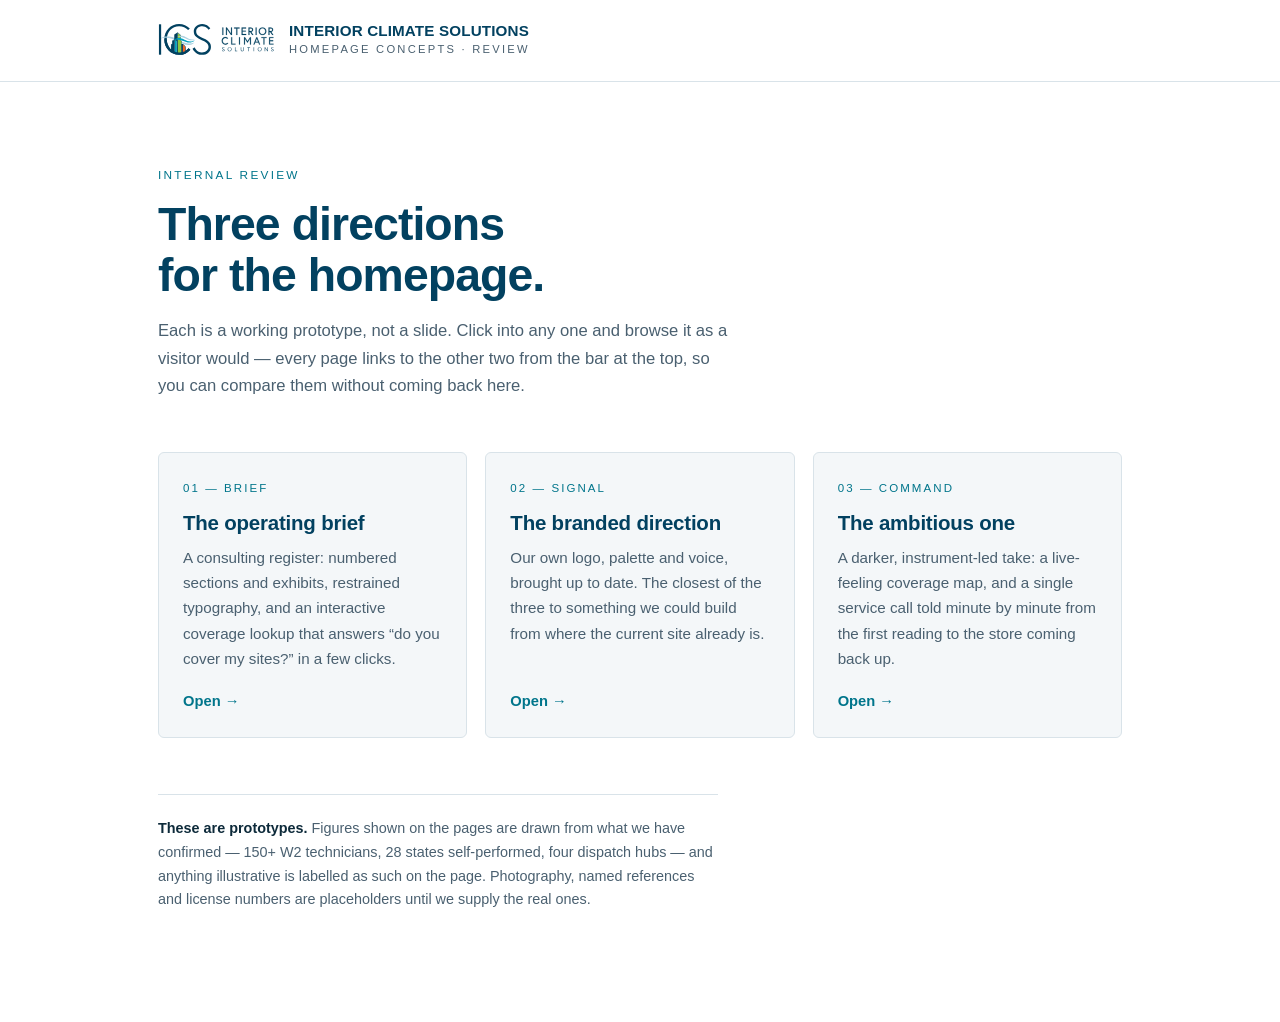
<file: concepts/index.html>
<!doctype html>
<html lang="en">
<head>
<meta charset="utf-8">
<meta name="viewport" content="width=device-width, initial-scale=1">
<title>ICS homepage concepts — three directions</title>
<meta name="robots" content="noindex, nofollow">
<style>
:root{
  --bg:#ffffff; --paper:#f4f7f9; --ink:#0d2a3a; --muted:#4a6070;
  --navy:#024160; --teal:#00758b; --rule:#d9e3e9; --orange:#ED4A16;
  color-scheme: light;
}
@media (prefers-color-scheme: dark){
  :root{ --bg:#08151d; --paper:#0d2230; --ink:#dfeaf1; --muted:#93aebc;
    --navy:#dfeaf1; --teal:#5fd2e6; --rule:#1c3849; color-scheme: dark; }
}
*,*::before,*::after{box-sizing:border-box}
body{margin:0;background:var(--bg);color:var(--ink);
  font:400 16.5px/1.65 -apple-system,"Segoe UI",Roboto,Helvetica,Arial,sans-serif;
  -webkit-font-smoothing:antialiased}
.wrap{max-width:1060px;margin:0 auto;padding:0 clamp(20px,5vw,48px)}
header{border-bottom:1px solid var(--rule);padding:22px 0}
header .wrap{display:flex;align-items:center;gap:14px}
header svg{height:34px;width:auto;display:block}
header b{font-weight:700;font-size:.95rem;letter-spacing:.01em;color:var(--navy);display:block;line-height:1.2}
header span{display:block;font-size:.7rem;letter-spacing:.2em;text-transform:uppercase;color:var(--muted)}
main{padding:clamp(44px,7vw,84px) 0 clamp(60px,8vw,96px)}
.eyebrow{font-size:.74rem;letter-spacing:.19em;text-transform:uppercase;color:var(--teal);margin:0 0 14px}
h1{font-size:clamp(1.9rem,4vw,2.9rem);line-height:1.1;margin:0 0 16px;color:var(--navy);
  letter-spacing:-.02em;text-wrap:balance;max-width:20ch}
.lede{color:var(--muted);max-width:62ch;margin:0 0 clamp(34px,5vw,52px);font-size:1.04rem}
.grid{display:grid;gap:18px}
@media (min-width:860px){ .grid{grid-template-columns:repeat(3,1fr)} }
.card{display:flex;flex-direction:column;border:1px solid var(--rule);border-radius:6px;
  background:var(--paper);padding:26px 24px 24px;text-decoration:none;color:inherit;
  transition:border-color .18s ease, transform .18s ease}
.card:hover{border-color:var(--teal);transform:translateY(-2px)}
.card:focus-visible{outline:3px solid var(--teal);outline-offset:3px}
@media (prefers-reduced-motion: reduce){ .card{transition:none} .card:hover{transform:none} }
.card .n{font-size:.72rem;letter-spacing:.18em;text-transform:uppercase;color:var(--teal);margin-bottom:12px}
.card h2{font-size:1.28rem;line-height:1.25;margin:0 0 10px;color:var(--navy);letter-spacing:-.01em}
.card p{margin:0;color:var(--muted);font-size:.95rem;flex:1}
.card .go{margin-top:18px;font-weight:600;font-size:.92rem;color:var(--teal)}
.card .go::after{content:" →"}
.note{margin-top:clamp(38px,5vw,56px);padding-top:22px;border-top:1px solid var(--rule);
  color:var(--muted);font-size:.9rem;max-width:70ch}
.note b{color:var(--ink)}
@media (prefers-color-scheme: dark){
  header svg path[fill="#024160"],header svg polygon[fill="#024160"]{fill:#dfeaf1}
}
</style>
</head>
<body>
<header>
  <div class="wrap">
    <svg role="img" aria-label="Interior Climate Solutions" xmlns="http://www.w3.org/2000/svg" xmlns:xlink="http://www.w3.org/1999/xlink" x="0px" y="0px" viewBox="0 0 334.5 97.2" xml:space="preserve"> <path fill="#024160" d="M60.4,91.1c-24.2,0-42.4-19.1-42.4-44.3S36.3,2.5,60.4,2.5c11.9,0,22.7,4.7,30.5,13.1l0.2,0.2l-4.9,4.5 l-0.2-0.2C79.7,13,70.6,9.2,60.4,9.2c-10,0-19.1,3.9-25.5,11c-6.3,6.9-9.8,16.4-9.8,26.6c0,10.3,3.5,19.7,9.8,26.6 c6.5,7.1,15.5,11,25.5,11c10.7,0,20.5-4.5,27-12.2l0.2-0.2l4.7,4.7l-0.2,0.2C84.4,86,72.9,91.1,60.4,91.1z"></path> <path fill="#024160" d="M125.5,91.1c-18.7,0-26.6-17.4-26.7-17.6l-0.1-0.2l6.2-3.7L105,70c0.1,0.1,5.7,14.5,20.5,14.5 c11.1,0,18.9-6.7,18.9-16.3c0-10.6-9.7-14.9-19.1-19l0,0c-5.1-2.2-11.6-5.4-16.2-9.7c-4.6-4.4-6.8-9.4-6.8-15.5 c0-10.4,8.4-21.4,24-21.4c15.2,0,23.3,12.3,23.4,12.4l0.1,0.2l-5.3,4.1l-0.1-0.2c-0.1-0.1-6.2-9.7-17.9-9.7 c-10.2,0-17.3,6.1-17.3,14.7c0,10,8.6,14.5,21.7,20.2c14.6,6.4,20.5,13.3,20.5,24C151.2,81.5,140.4,91.1,125.5,91.1z"></path> <path fill="#ADD1E0" d="M8.3,44c0,0,7.7-7.8,27.7-4.5c22.1,3.6,40.9,27.9,68.5,16.2c0,0-4.7,5.8-14,7c-19.9,2.4-42.2-14-51.6-17.4 C25.1,40.4,13.6,42.5,8.3,44z"></path> <g> <path fill="#024160" d="M46.4,48.5L46.6,33l10.1-6.2L57.1,88c0,0-2.6,0.5-4.1-0.1l0-37L46.4,48.5z"></path> <path fill="#00A1BF" d="M53.6,88c0,0-0.9,0.3-2.7-0.2c-2.3-0.5-3.8-1.2-3.8-1.2L48,47.9l5.3,3.5L53.6,88z"></path> <path fill="#8DC640" d="M57.1,88l-0.3-59.7l8.1,7.5l-0.1,14.3l2.6,2l-0.2,34C67.1,86.1,62.6,88.8,57.1,88z"></path> <polygon fill="#024160" points="38.1,78.8 37.1,78.8 37.1,61 40.3,59.6 40.3,51 48,46.7 53.8,50.5 53.3,51.3 48,47.8 41.3,51.6 41.3,60.2 38.1,61.7 "></polygon> <path fill="#024160" d="M47.6,86.8L48,47.3l-7.2,4.1V60l-3.2,1.4l-0.4,17.4C37.2,78.9,39.8,84.7,47.6,86.8z"></path> <polygon fill="#024160" points="68,86.4 67,86.4 67,52 64.7,50.4 64.7,35.6 56.1,27.6 56.7,26.9 65.7,35.2 65.7,49.8 68,51.4 "></polygon> <g> <polygon fill="#024160" points="70.8,84.1 71,62.3 77.1,67.9 77.2,80.2 78.3,80.8 78,67.4 71,60.7 67.6,60.6 67.8,85.2 "></polygon> <path fill="#024160" d="M67.3,85.9l-0.2-25.8l4.2,0.1l7.3,7l0.3,14.4l-2.1-1.1l-0.1-12.4l-5.1-4.7l-0.3,21L67.3,85.9z"></path> </g> <path fill="#F26323" d="M71.1,84.1l0.1-22.3l6.4,6l0.2,14.1C77.9,81.9,74.5,83.7,71.1,84.1z"></path> </g> <path fill="#024160" d="M25.1,46.8c0,10.3,3.5,19.7,9.8,26.6c6.5,7.1,15.5,11,25.5,11c10.7,0,20.5-4.5,27-12.2l0.2-0.2l4.7,4.7 l-0.2,0.2c-7.8,9-19.3,14.2-31.7,14.2c-24.2,0-42.4-19.1-42.4-44.3"></path> <path fill="#00A1BF" d="M43.4,50.1c-0.6,0.4,5.9-7.4,18.1-7.3c12.1,0.2,24.8,16.9,43.4,6.4c0,0-2.4,6-15.3,6.5 C76.5,56.2,57.9,40.6,43.4,50.1z"></path> <path fill="#ADD1E0" d="M55.1,40.8c-0.5,0.2,3.1-5.1,12.9-4c15,1.7,20.8,14.6,37,9.3c0,0-2.6,3.8-13.1,2.9 C81.3,48.1,67.9,35.8,55.1,40.8z"></path> <path fill="#024160" d="M9,90.6H2.7V3.7H9V90.6z"></path> <g> <g> <path fill="#024160" stroke="#024160" stroke-width="0.5" stroke-miterlimit="10" d="M184.1,13.1h2.6v21h-2.6V13.1z"></path> <path fill="#024160" stroke="#024160" stroke-width="0.5" stroke-miterlimit="10" d="M197,13.1l11.8,16.8V13.1h2.6v21h-2.7 l-11.8-16.8v16.8h-2.6v-21H197z"></path> <path fill="#024160" stroke="#024160" stroke-width="0.5" stroke-miterlimit="10" d="M224,15.5h-6.3v-2.4h15.3v2.4h-6.3v18.6H224 V15.5z"></path> <path fill="#024160" stroke="#024160" stroke-width="0.5" stroke-miterlimit="10" d="M241.8,22.2h9.3v2.4h-9.3v7.2H252v2.4h-12.9 v-21h12.7v2.4h-10.1V22.2z"></path> <path fill="#024160" stroke="#024160" stroke-width="0.5" stroke-miterlimit="10" d="M258.8,13.1h5.7c4.4,0,7.4,2.5,7.4,6.2 c0,5-4.8,5.9-5.4,6l6.1,8.8h-3.2l-6-8.6h-2v8.6h-2.6V13.1z M269.2,19.3c0-2.3-1.6-3.8-4.6-3.8h-3.2v7.6h3.2 C267.6,23.2,269.2,21.7,269.2,19.3z"></path> <path fill="#024160" stroke="#024160" stroke-width="0.5" stroke-miterlimit="10" d="M279.2,13.1h2.6v21h-2.6V13.1z"></path> <path fill="#024160" stroke="#024160" stroke-width="0.5" stroke-miterlimit="10" d="M309.7,23.6c0,6.1-4.5,10.9-10.9,10.9 s-10.9-4.8-10.9-10.9c0-6.1,4.5-10.9,10.9-10.9S309.7,17.6,309.7,23.6z M306.9,23.6c0-4.5-3.2-8.5-8.1-8.5s-8.1,4-8.1,8.5 s3.2,8.5,8.1,8.5S306.9,28.1,306.9,23.6z"></path> <path fill="#024160" stroke="#024160" stroke-width="0.5" stroke-miterlimit="10" d="M316,13.1h5.7c4.4,0,7.4,2.5,7.4,6.2 c0,5-4.8,5.9-5.4,6l6.1,8.8h-3.2l-6-8.6h-2v8.6H316V13.1z M326.5,19.3c0-2.3-1.6-3.8-4.6-3.8h-3.2v7.6h3.2 C324.9,23.2,326.5,21.7,326.5,19.3z"></path> </g> <g> <path fill="#024160" stroke="#024160" stroke-width="0.5" stroke-miterlimit="10" d="M198.4,45.1c0,0-1.9-2.5-5.8-2.5 c-4.6,0-7.7,4-7.7,8.5s3.1,8.5,7.7,8.5c3.8,0,6.1-2.8,6.1-2.8l1.7,1.7c0,0-2.8,3.4-7.8,3.4c-6.1,0-10.4-4.8-10.4-10.9 c0-6.1,4.3-10.9,10.4-10.9c4.9,0,7.5,3.2,7.5,3.2L198.4,45.1z"></path> <path fill="#024160" stroke="#024160" stroke-width="0.5" stroke-miterlimit="10" d="M209.5,40.6h2.5v18.6h9.4v2.4h-11.9V40.6z"></path> <path fill="#024160" stroke="#024160" stroke-width="0.5" stroke-miterlimit="10" d="M231.7,40.6h2.5v21h-2.5V40.6z"></path> <path fill="#024160" stroke="#024160" stroke-width="0.5" stroke-miterlimit="10" d="M248.7,40.6l7.2,11.7l7.2-11.7h2.4v21H263 V45.1l-7.2,11.7l-7.2-11.6v16.4h-2.5v-21H248.7z"></path> <path fill="#024160" stroke="#024160" stroke-width="0.5" stroke-miterlimit="10" d="M281.3,40.6h2.3l8.2,21h-2.6l-2.2-5.7h-9.1 l-2.2,5.7h-2.7L281.3,40.6z M278.9,53.5h7.2l-3.6-9.3L278.9,53.5z"></path> <path fill="#024160" stroke="#024160" stroke-width="0.5" stroke-miterlimit="10" d="M301.6,43h-6v-2.4h14.6V43h-6v18.6h-2.5V43z"></path> <path fill="#024160" stroke="#024160" stroke-width="0.5" stroke-miterlimit="10" d="M320.3,49.6h8.9V52h-8.9v7.2h9.8v2.4h-12.3 v-21h12.1V43h-9.6V49.6z"></path> </g> <g> <path fill="#024160" d="M186.7,75.6c-1.7-0.8-3.2-1.6-3.2-3.5c0-1.4,1.1-3.1,3.4-3.1c2.2,0,3.3,1.7,3.3,1.7l-1,0.8 c0,0-0.8-1.2-2.3-1.2c-1.3,0-2,0.9-2,1.7c0,1.2,1,1.6,2.6,2.4c1.8,0.8,2.9,1.6,2.9,3.4c0,1.9-1.6,3.2-3.6,3.2 c-2.8,0-3.7-2.4-3.7-2.4l1.2-0.7c0,0,0.7,1.8,2.5,1.8c1.1,0,2.2-0.6,2.2-1.8C189,76.7,188,76.2,186.7,75.6z"></path> <path fill="#024160" d="M210.4,75c0,3.4-2.4,6-5.7,6s-5.7-2.7-5.7-6c0-3.3,2.4-6,5.7-6S210.4,71.7,210.4,75z M208.9,75 c0-2.5-1.7-4.7-4.2-4.7c-2.5,0-4.2,2.2-4.2,4.7c0,2.5,1.7,4.7,4.2,4.7C207.2,79.7,208.9,77.5,208.9,75z"></path> <path fill="#024160" d="M220,69.2h1.4v10.3h5.2v1.3H220V69.2z"></path> <path fill="#024160" d="M243.6,69.2h1.4v7.3c0,2.6-1.6,4.5-4.2,4.5c-2.7,0-4.2-1.8-4.2-4.5v-7.3h1.4c0,0,0,3.4,0,7.2 c0,1.9,0.8,3.3,2.8,3.3s2.8-1.4,2.8-3.3C243.6,72.6,243.6,69.2,243.6,69.2z"></path> <path fill="#024160" d="M258.5,70.6h-3.3v-1.3h8.1v1.3h-3.3v10.3h-1.4V70.6z"></path> <path fill="#024160" d="M273.4,69.2h1.4v11.6h-1.4V69.2z"></path> <path fill="#024160" d="M296.4,75c0,3.4-2.4,6-5.7,6s-5.7-2.7-5.7-6c0-3.3,2.4-6,5.7-6S296.4,71.7,296.4,75z M294.9,75 c0-2.5-1.7-4.7-4.2-4.7c-2.5,0-4.2,2.2-4.2,4.7c0,2.5,1.7,4.7,4.2,4.7C293.2,79.7,294.9,77.5,294.9,75z"></path> <path fill="#024160" d="M306.5,69.2l6.2,9.3v-9.3h1.4v11.6h-1.4l-6.2-9.3v9.3H305V69.2H306.5z"></path> <path fill="#024160" d="M326.9,75.6c-1.7-0.8-3.2-1.6-3.2-3.5c0-1.4,1.1-3.1,3.4-3.1c2.2,0,3.3,1.7,3.3,1.7l-1,0.8 c0,0-0.8-1.2-2.3-1.2c-1.3,0-2,0.9-2,1.7c0,1.2,1,1.6,2.6,2.4c1.8,0.8,2.9,1.6,2.9,3.4c0,1.9-1.6,3.2-3.6,3.2 c-2.8,0-3.7-2.4-3.7-2.4l1.2-0.7c0,0,0.7,1.8,2.5,1.8c1.1,0,2.2-0.6,2.2-1.8C329.1,76.7,328.2,76.2,326.9,75.6z"></path> </g> </g> </svg>
    <span><b>Interior Climate Solutions</b><span>Homepage concepts &middot; review</span></span>
  </div>
</header>
<main>
  <div class="wrap">
    <p class="eyebrow">Internal review</p>
    <h1>Three directions for the homepage.</h1>
    <p class="lede">Each is a working prototype, not a slide. Click into any one and browse it as a
      visitor would — every page links to the other two from the bar at the top, so you can compare
      them without coming back here.</p>
    <div class="grid">
      <a class="card" href="/ics-homepage-concepts/brief/">
        <span class="n">01 — Brief</span>
        <h2>The operating brief</h2>
        <p>A consulting register: numbered sections and exhibits, restrained typography, and an
          interactive coverage lookup that answers “do you cover my sites?” in a few clicks.</p>
        <span class="go">Open</span>
      </a>
      <a class="card" href="/ics-homepage-concepts/signal/">
        <span class="n">02 — Signal</span>
        <h2>The branded direction</h2>
        <p>Our own logo, palette and voice, brought up to date. The closest of the three to
          something we could build from where the current site already is.</p>
        <span class="go">Open</span>
      </a>
      <a class="card" href="/ics-homepage-concepts/command/">
        <span class="n">03 — Command</span>
        <h2>The ambitious one</h2>
        <p>A darker, instrument-led take: a live-feeling coverage map, and a single service call
          told minute by minute from the first reading to the store coming back up.</p>
        <span class="go">Open</span>
      </a>
    </div>
    <p class="note"><b>These are prototypes.</b> Figures shown on the pages are drawn from what we
      have confirmed — 150+ W2 technicians, 28 states self-performed, four dispatch hubs — and
      anything illustrative is labelled as such on the page. Photography, named references and
      license numbers are placeholders until we supply the real ones.</p>
  </div>
</main>
</body>
</html>
</file>
